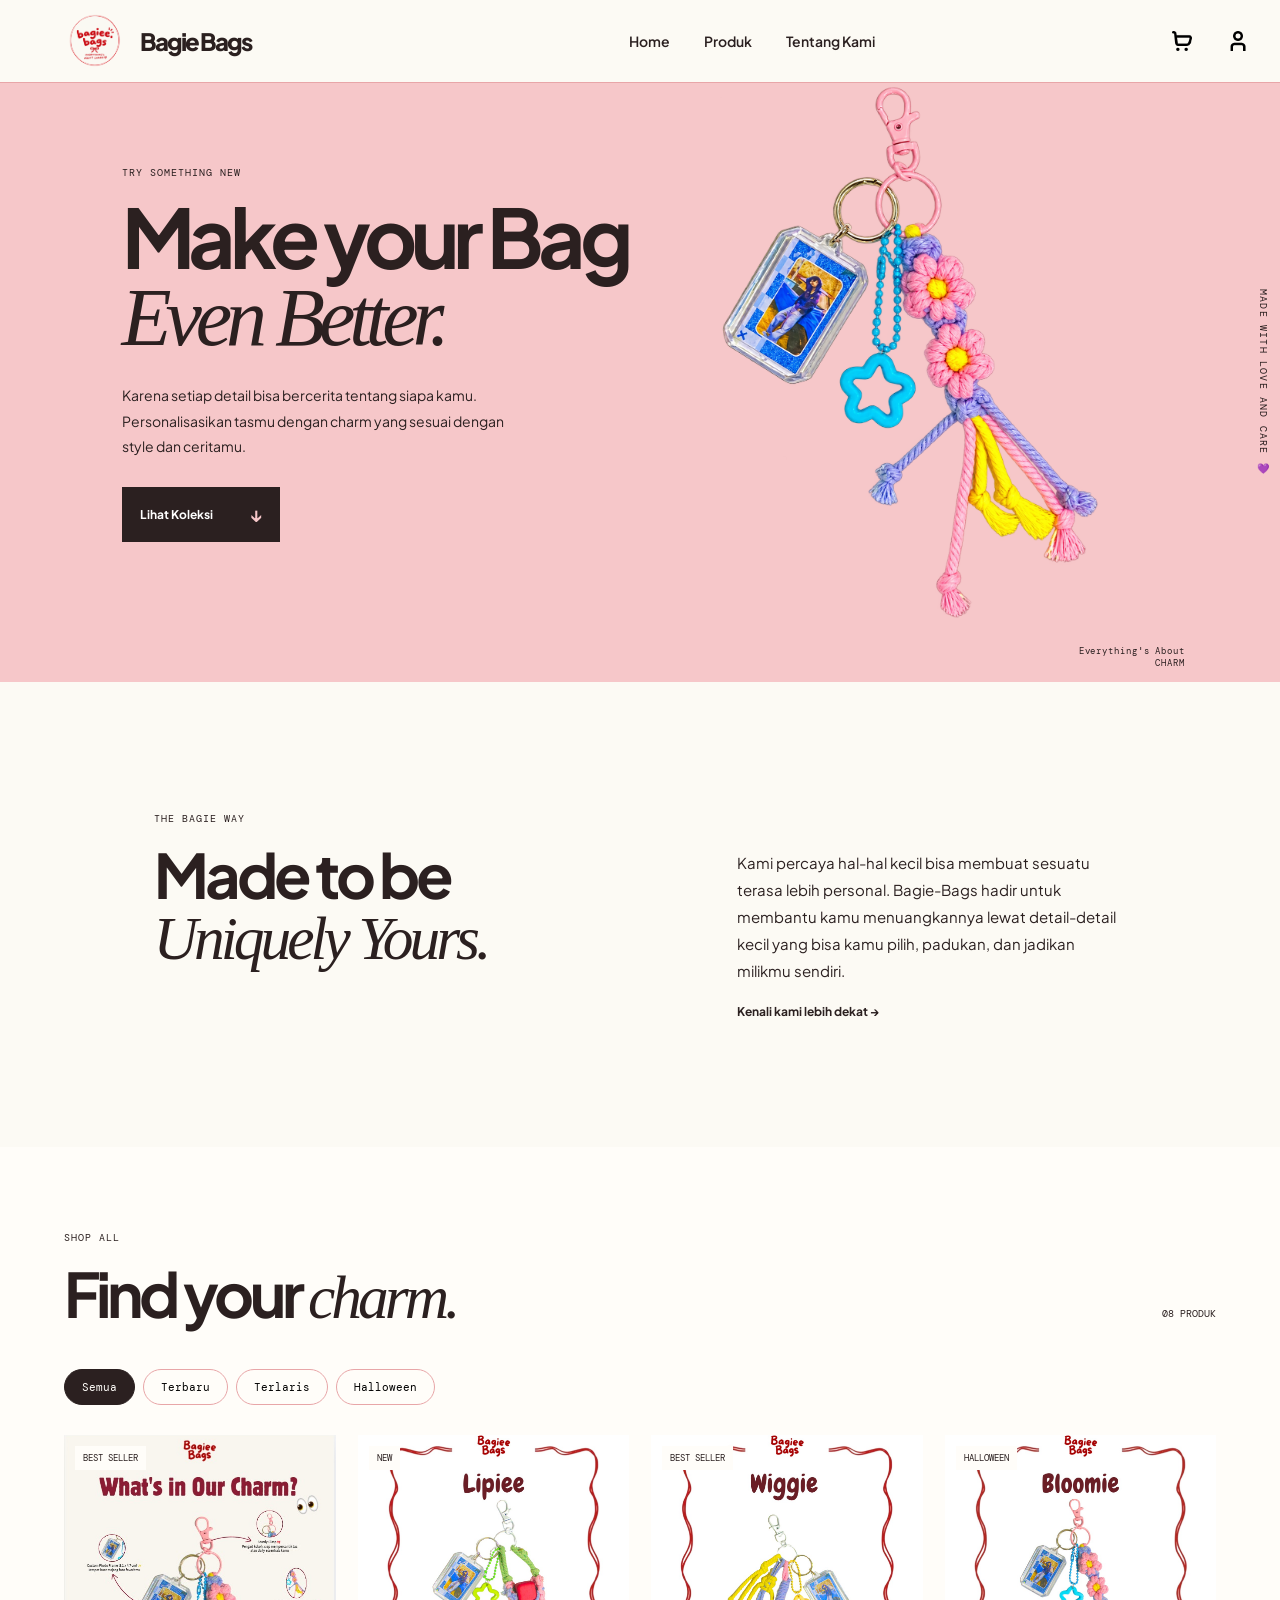
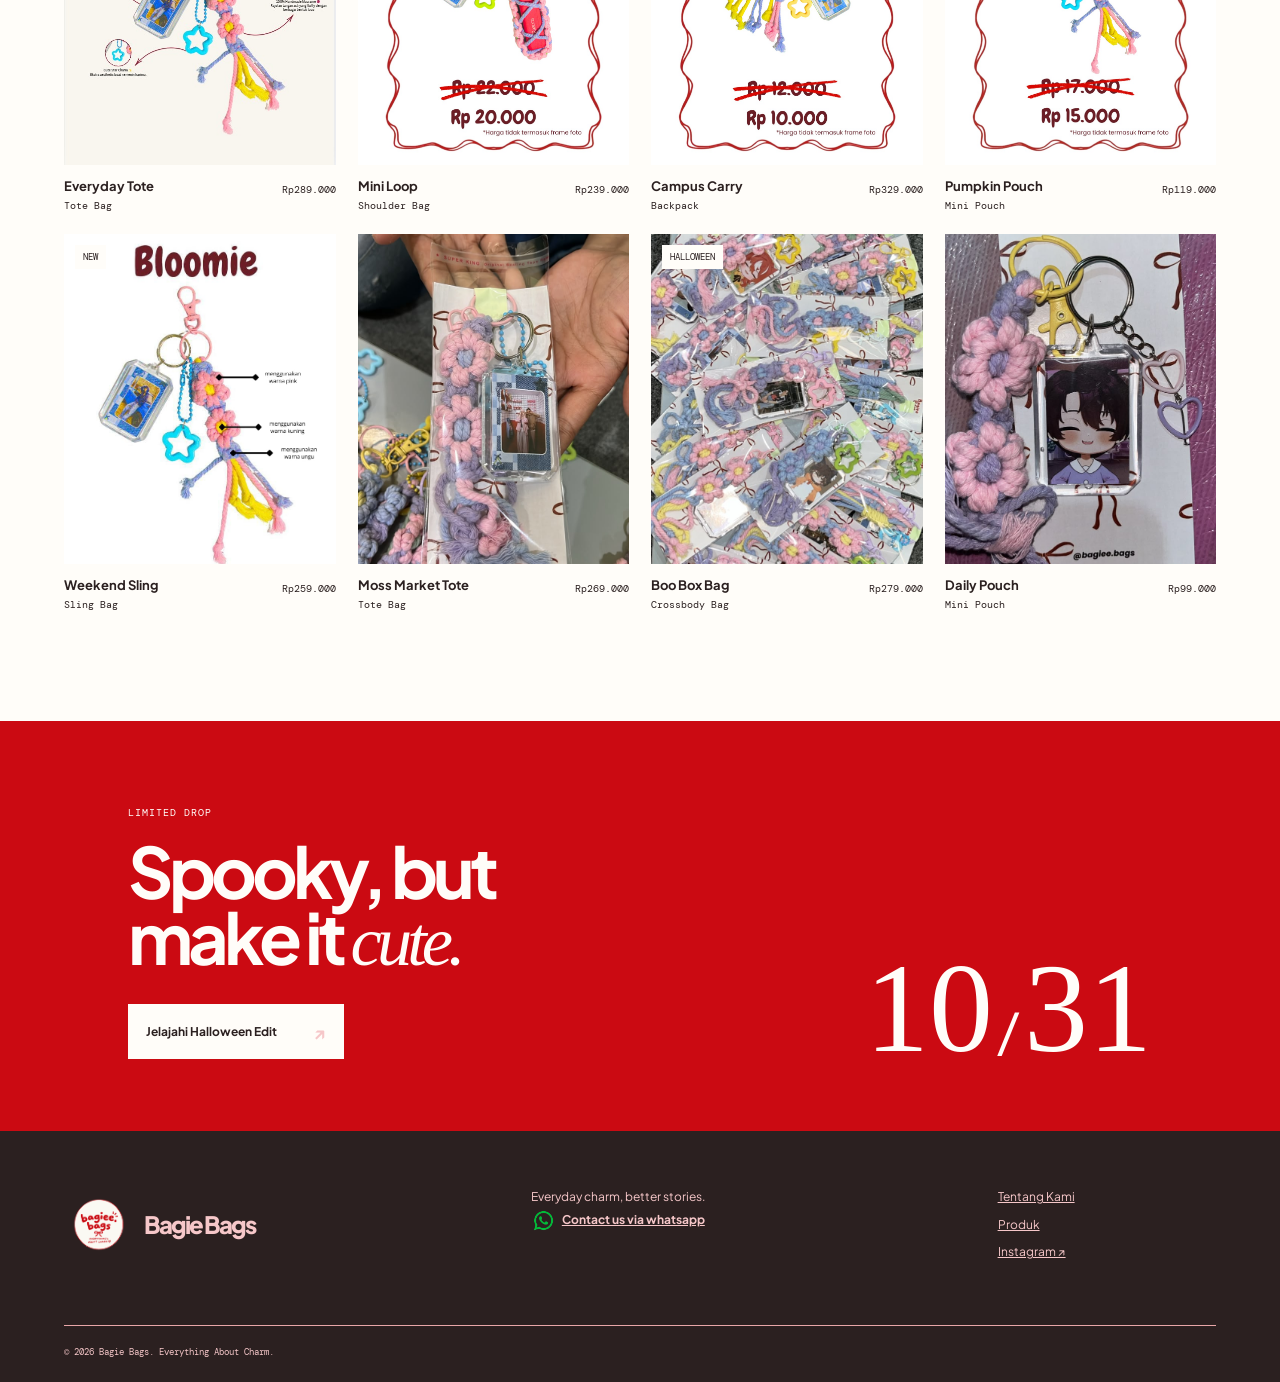
<file: index.html>
<!doctype html>
<html lang="id">
  <head>
    <meta charset="UTF-8" />
    <meta name="viewport" content="width=device-width, initial-scale=1.0" />
    <title>Bagiee Bags - Everything's About Charm</title>
    <link rel="preconnect" href="https://fonts.googleapis.com" />
    <link rel="preconnect" href="https://fonts.gstatic.com" crossorigin />
    <link
      href="https://fonts.googleapis.com/css2?family=DM+Mono:wght@400;500&family=Plus+Jakarta+Sans:wght@400;500;600;700;800&display=swap"
      rel="stylesheet"
    />
    <link rel="icon" href="./assets/logo/logo_rb_bagiee.bags.ico" />
    <link rel="stylesheet" href="./assets/css/style.css" />
  </head>

  <body>
    <!-- <div class="announcement">
      GRATIS ONGKIR UNTUK PEMBELIAN MIN. RP500.000 <span>✦</span> KIRIM KE
      SELURUH INDONESIA
    </div> -->

    <header class="header">
      <a class="logo" href="index.html">
        <img
          src="./assets/logo/logo_rb_bagiee.bags.png"
          alt="Bagiee Bags Logo"
        />
        <span>Bagie Bags</span>
      </a>
      <button class="menu-toggle" aria-label="Buka menu">☰</button>
      <nav class="nav">
        <a href="#hero">Home</a>
        <a href="products.html">Produk</a>
        <a href="AboutUs.html">Tentang Kami</a>
      </nav>
      <span class="icon-links">
        <a class="card-link" href="keranjang.html">
          <img src="./assets/icons/card.png" alt="Keranjang" />
          <span></span>
        </a>
        <a class="card-link" href="user.html">
          <img src="./assets/icons/user.png" alt="Akun" />
          <span></span>
        </a>
      </span>
    </header>

    <main>
      <section class="hero">
        <div class="hero-copy">
          <p class="eyebrow">TRY SOMETHING NEW</p>
          <h1>Make your Bag<br /><em>Even Better.</em></h1>
          <p class="hero-text">
            Karena setiap detail bisa bercerita tentang siapa kamu.
            Personalisasikan tasmu dengan charm yang sesuai dengan style dan
            ceritamu.
          </p>
          <a href="#koleksi" class="button">Lihat Koleksi <span>↓</span></a>
        </div>
        <div id="hero" class="hero-image">
          <div class="image-label">Everything's About<br />CHARM</div>
          <img
            src="./assets/images/bloomie.png"
            alt="Tas Bagie koleksi terbaru"
          />
        </div>
        <p class="vertical-text">MADE WITH LOVE AND CARE 💜</p>
      </section>

      <section class="intro" id="about">
        <p class="eyebrow">THE BAGIE WAY</p>
        <h2>Made to be<br /><em>Uniquely Yours.</em></h2>
        <p>
          Kami percaya hal-hal kecil bisa membuat sesuatu terasa lebih personal.
          Bagie-Bags hadir untuk membantu kamu menuangkannya lewat detail-detail
          kecil yang bisa kamu pilih, padukan, dan jadikan milikmu sendiri.
        </p>
        <a href="AboutUs.html" class="text-link"
          >Kenali kami lebih dekat <span>→</span></a
        >
      </section>

      <section class="collection" id="koleksi">
        <div class="section-head">
          <div>
            <p class="eyebrow">SHOP ALL</p>
            <h2>Find your <em>charm.</em></h2>
          </div>
          <p class="product-count">08 PRODUK</p>
        </div>
        <div class="filters" role="tablist">
          <button class="filter active" data-filter="all">Semua</button
          ><button class="filter" data-filter="new">Terbaru</button
          ><button class="filter" data-filter="best">Terlaris</button
          ><button class="filter" data-filter="seasonal">Halloween</button>
        </div>
        <div class="products" id="product-grid"></div>
      </section>

      <section class="banner">
        <div>
          <p class="eyebrow">LIMITED DROP</p>
          <h2>Spooky, but<br />make it <em>cute.</em></h2>
          <a class="button light" href="#koleksi"
            >Jelajahi Halloween Edit <span>↗</span></a
          >
        </div>
        <p class="banner-number">10<span>/</span>31</p>
      </section>
    </main>

    <footer>
      <a class="logo" href="index.html">
        <img
          src="./assets/logo/logo_rb_bagiee.bags.png"
          alt="Bagiee Bags Logo"
        />
        <span class="logo_footer">Bagie Bags</span>
      </a>
      <div>
        <p>Everyday charm, better stories.</p>
        <a
          class="footer-wa-link"
          href="https://wa.me/62895638921313"
          target="_blank"
        >
          <img
            class="footer-wa-icon"
            src="./assets/icons/whatsapp.png"
            alt="Whatsapp"
          />Contact us via whatsapp
        </a>
      </div>
      <div class="footer-links">
        <a href="AboutUs.html">Tentang Kami</a><a href="products.html">Produk</a
        ><a href="https://www.instagram.com/bagiee.bags" target="_blank"
          >Instagram ↗</a
        >
      </div>
      <p class="copyright">© 2026 Bagie Bags. Everything About Charm.</p>
    </footer>
    <script src="./assets/js/script.js"></script>
  </body>
</html>
</file>
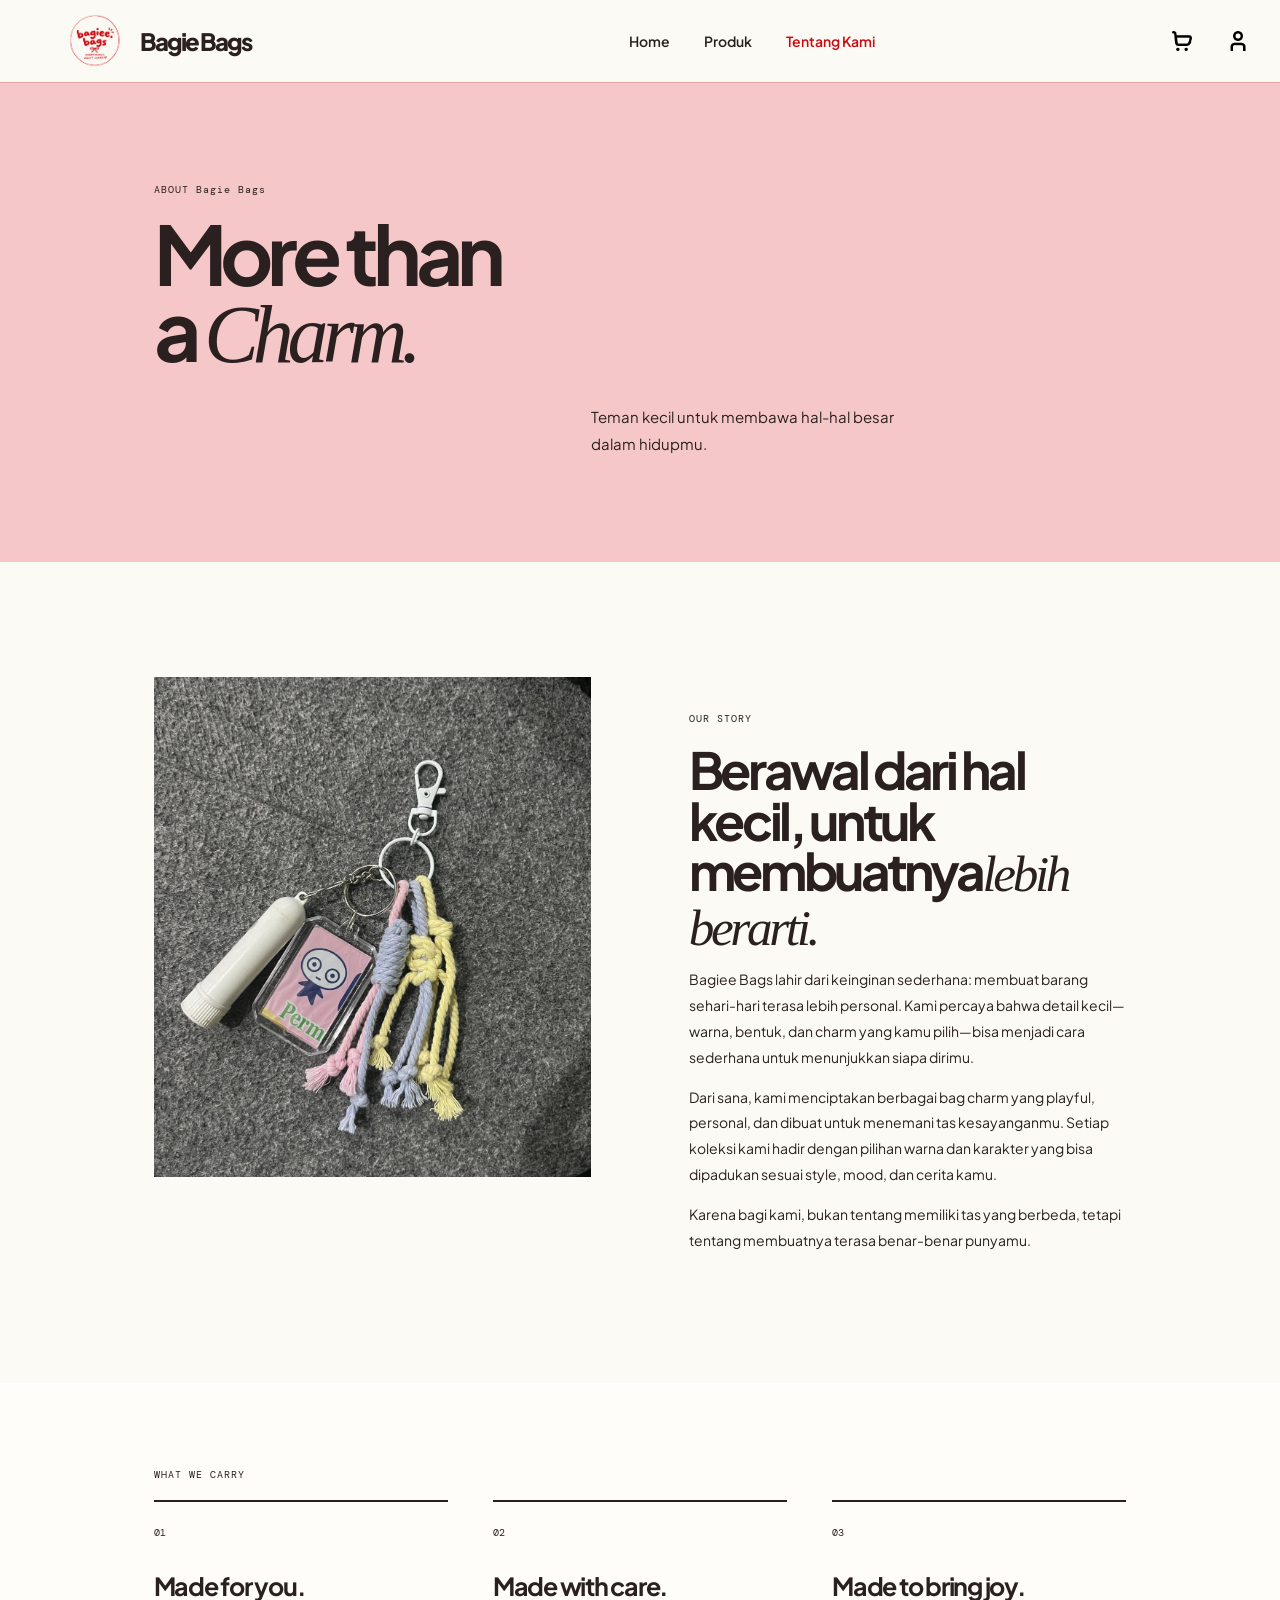
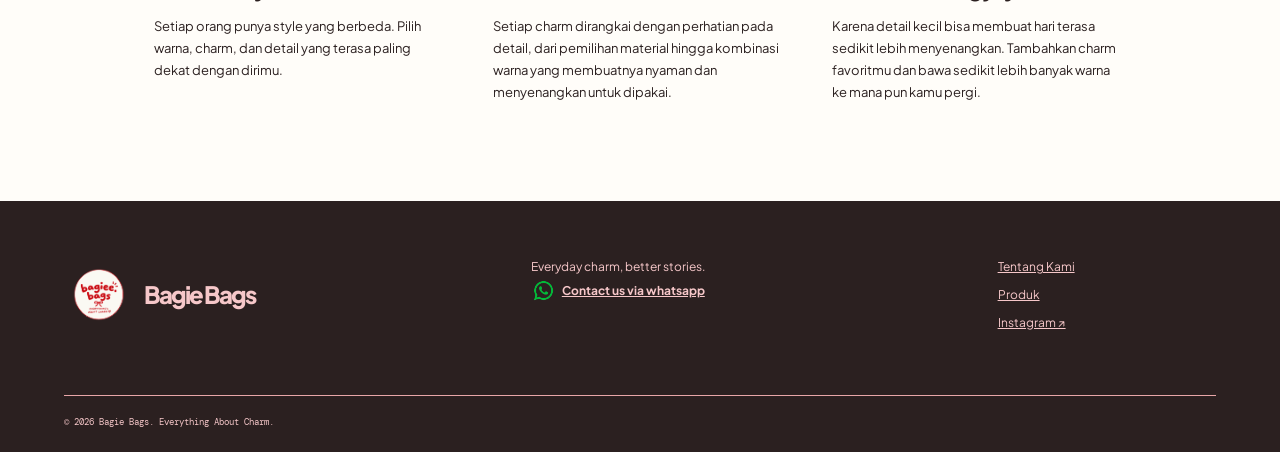
<file: AboutUs.html>
<!doctype html>
<html lang="id">
  <head>
    <meta charset="UTF-8" />
    <meta name="viewport" content="width=device-width, initial-scale=1.0" />
    <title>Tentang - Bagiee Bags</title>
    <link rel="icon" href="./assets/logo/logo_rb_bagiee.bags.ico" />
    <link rel="preconnect" href="https://fonts.googleapis.com" />
    <link rel="preconnect" href="https://fonts.gstatic.com" crossorigin />
    <link
      href="https://fonts.googleapis.com/css2?family=DM+Mono:wght@400;500&family=Plus+Jakarta+Sans:wght@400;500;600;700;800&display=swap"
      rel="stylesheet"
    />
    <link rel="stylesheet" href="./assets/css/style.css" />
  </head>
  <body>
    <!-- <div class="announcement">
      GRATIS ONGKIR UNTUK PEMBELIAN MIN. RP500.000 <span>✦</span> KIRIM KE
      SELURUH INDONESIA
    </div> -->
    <header class="header">
      <a class="logo" href="index.html"
        ><img
          src="./assets/logo/logo_rb_bagiee.bags.png"
          alt="Bagiee Bags Logo"
        /><span>Bagie Bags</span></a
      >
      <button class="menu-toggle" aria-label="Buka menu">☰</button>
      <nav class="nav">
        <a href="index.html">Home</a><a href="products.html">Produk</a
        ><a class="selected" href="AboutUs.html">Tentang Kami</a>
      </nav>
      <span class="icon-links">
        <a class="card-link" href="keranjang.html"
          ><img src="./assets/icons/card.png" alt="Keranjang" /><span></span
        ></a>
        <a class="card-link" href="user.html"
          ><img src="./assets/icons/user.png" alt="Akun" /><span></span></a
      ></span>
    </header>
    <main class="profile">
      <section class="profile-hero">
        <p class="eyebrow">ABOUT Bagie Bags</p>
        <h1>More than<br />a <em>Charm.</em></h1>
        <p>Teman kecil untuk membawa hal-hal besar dalam hidupmu.</p>
      </section>
      <section class="story">
        <img src="./assets/images/tim_bagiee.jpeg" alt="Tim Bagie" />
        <div>
          <p class="eyebrow">OUR STORY</p>
          <h2>
            Berawal dari hal kecil, untuk membuatnya<em>lebih berarti.</em>
          </h2>
          <p>
            Bagiee Bags lahir dari keinginan sederhana: membuat barang
            sehari-hari terasa lebih personal. Kami percaya bahwa detail
            kecil—warna, bentuk, dan charm yang kamu pilih—bisa menjadi cara
            sederhana untuk menunjukkan siapa dirimu.
          </p>
          <p>
            Dari sana, kami menciptakan berbagai bag charm yang playful,
            personal, dan dibuat untuk menemani tas kesayanganmu. Setiap koleksi
            kami hadir dengan pilihan warna dan karakter yang bisa dipadukan
            sesuai style, mood, dan cerita kamu.
          </p>
          <p>
            Karena bagi kami, bukan tentang memiliki tas yang berbeda, tetapi
            tentang membuatnya terasa benar-benar punyamu.
          </p>
        </div>
      </section>
      <section class="values">
        <p class="eyebrow">WHAT WE CARRY</p>
        <div>
          <article>
            <span>01</span>
            <h3>Made for you.</h3>
            <p>
              Setiap orang punya style yang berbeda. Pilih warna, charm, dan
              detail yang terasa paling dekat dengan dirimu.
            </p>
          </article>
          <article>
            <span>02</span>
            <h3>Made with care.</h3>
            <p>
              Setiap charm dirangkai dengan perhatian pada detail, dari
              pemilihan material hingga kombinasi warna yang membuatnya nyaman
              dan menyenangkan untuk dipakai.
            </p>
          </article>
          <article>
            <span>03</span>
            <h3>Made to bring joy.</h3>
            <p>
              Karena detail kecil bisa membuat hari terasa sedikit lebih
              menyenangkan. Tambahkan charm favoritmu dan bawa sedikit lebih
              banyak warna ke mana pun kamu pergi.
            </p>
          </article>
        </div>
      </section>
    </main>
    <footer>
      <a class="logo" href="index.html"
        ><img
          src="./assets/logo/logo_rb_bagiee.bags.png"
          alt="Bagiee Bags Logo"
        /><span class="logo_footer">Bagie Bags</span></a
      >
      <div>
        <p>Everyday charm, better stories.</p>
        <a
          class="footer-wa-link"
          href="https://wa.me/62895638921313"
          target="_blank"
          ><img
            class="footer-wa-icon"
            src="./assets/icons/whatsapp.png"
            alt="Whatsapp"
          />Contact us via whatsapp</a
        >
      </div>
      <div class="footer-links">
        <a href="AboutUs.html">Tentang Kami</a><a href="products.html">Produk</a
        ><a href="https://www.instagram.com/bagiee.bags" target="_blank"
          >Instagram ↗</a
        >
      </div>
      <p class="copyright">© 2026 Bagie Bags. Everything About Charm.</p>
    </footer>
    <script src="./assets/js/script.js"></script>
  </body>
</html>
</file>
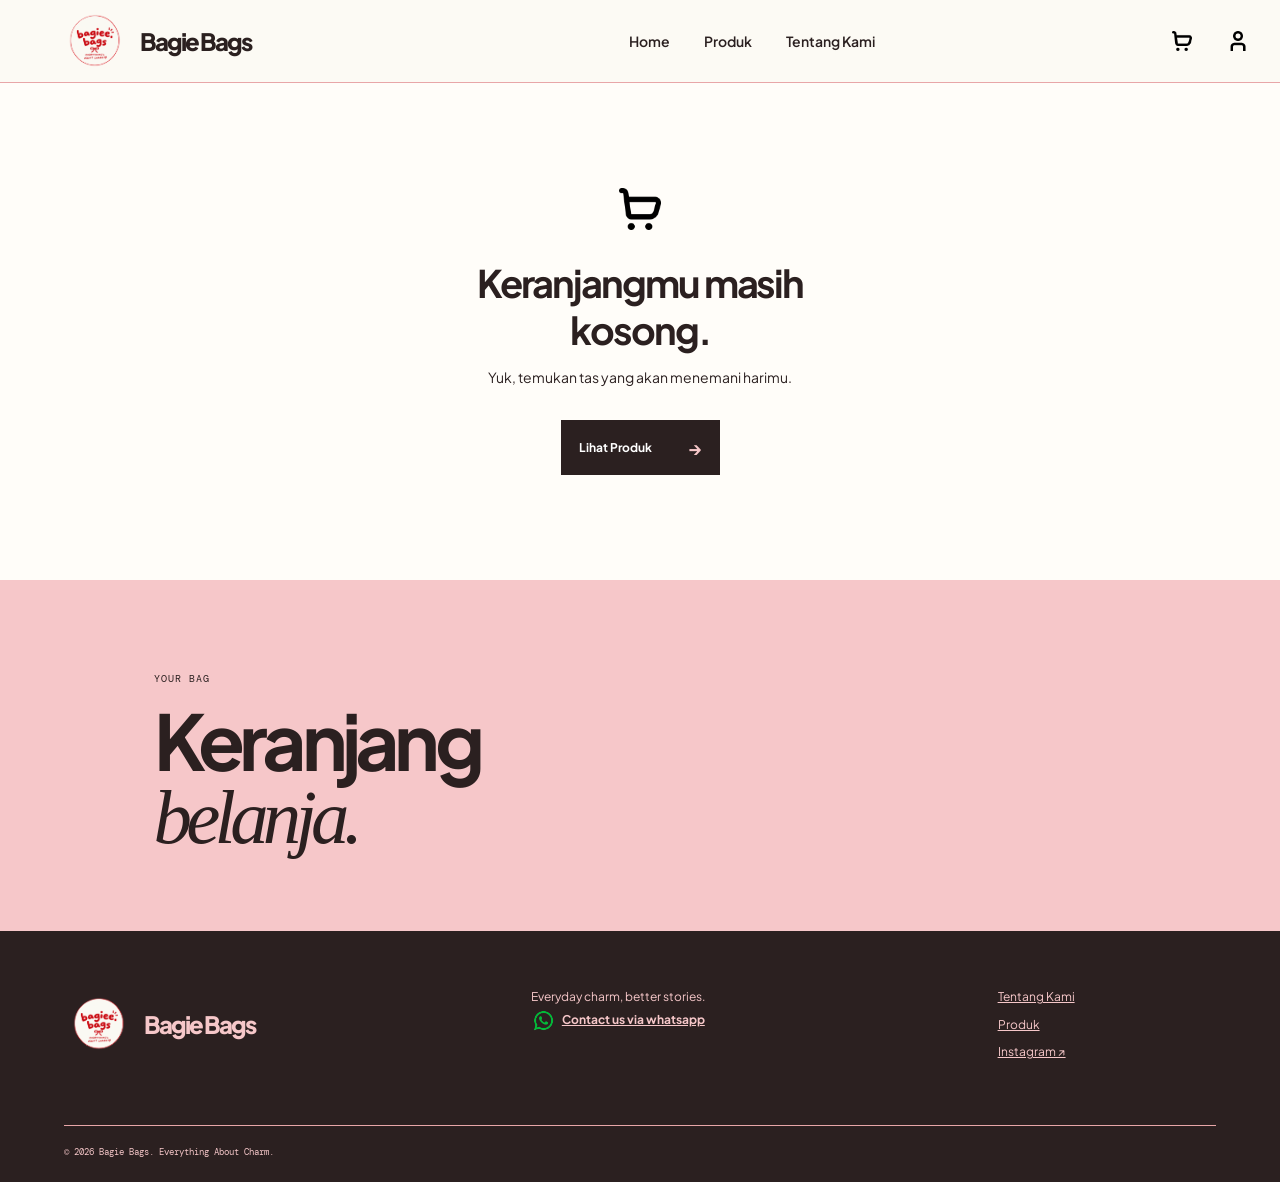
<file: keranjang.html>
<!doctype html>
<html lang="id">
  <head>
    <meta charset="UTF-8" />
    <meta name="viewport" content="width=device-width, initial-scale=1.0" />
    <title>Keranjang — Bagiee Bags</title>
    <link rel="icon" href="./assets/logo/logo_rb_bagiee.bags.ico" />
    <link rel="preconnect" href="https://fonts.googleapis.com" />
    <link rel="preconnect" href="https://fonts.gstatic.com" crossorigin />
    <link
      href="https://fonts.googleapis.com/css2?family=DM+Mono:wght@400;500&family=Plus+Jakarta+Sans:wght@400;500;600;700;800&display=swap"
      rel="stylesheet"
    />
    <link rel="stylesheet" href="./assets/css/style.css" />
  </head>
  <body>
    <header class="header">
      <a class="logo" href="index.html"
        ><img
          src="./assets/logo/logo_rb_bagiee.bags.png"
          alt="Bagiee Bags Logo"
        /><span>Bagie Bags</span></a
      ><button class="menu-toggle" aria-label="Buka menu">☰</button>
      <nav class="nav">
        <a href="index.html">Home</a><a href="products.html">Produk</a
        ><a href="AboutUs.html">Tentang Kami</a>
      </nav>
      <span class="icon-links"
        ><a class="card-link active-icon" href="keranjang.html"
          ><img src="./assets/icons/card.png" alt="Keranjang" /><span></span></a
        ><a class="card-link" href="user.html"
          ><img src="./assets/icons/user.png" alt="Akun" /><span></span></a
      ></span>
    </header>
    <main class="utility-page">
      <section class="empty-state">
        <img src="./assets/icons/card.png" alt="" />
        <h2>Keranjangmu masih kosong.</h2>
        <p>Yuk, temukan tas yang akan menemani harimu.</p>
        <a class="button" href="products.html">Lihat Produk <span>→</span></a>
      </section>
      <div class="utility-heading">
        <p class="eyebrow">YOUR BAG</p>
        <h1>Keranjang<br /><em>belanja.</em></h1>
      </div>
    </main>
    <footer>
      <a class="logo" href="index.html"
        ><img
          src="./assets/logo/logo_rb_bagiee.bags.png"
          alt="Bagiee Bags Logo"
        /><span class="logo_footer">Bagie Bags</span></a
      >
      <div>
        <p>Everyday charm, better stories.</p>
        <a
          class="footer-wa-link"
          href="https://wa.me/62895638921313"
          target="_blank"
          ><img
            class="footer-wa-icon"
            src="./assets/icons/whatsapp.png"
            alt="Whatsapp"
          />Contact us via whatsapp</a
        >
      </div>
      <div class="footer-links">
        <a href="AboutUs.html">Tentang Kami</a><a href="products.html">Produk</a
        ><a href="https://www.instagram.com/bagiee.bags" target="_blank"
          >Instagram ↗</a
        >
      </div>
      <p class="copyright">© 2026 Bagie Bags. Everything About Charm.</p>
    </footer>
    <script src="./assets/js/script.js"></script>
  </body>
</html>
</file>
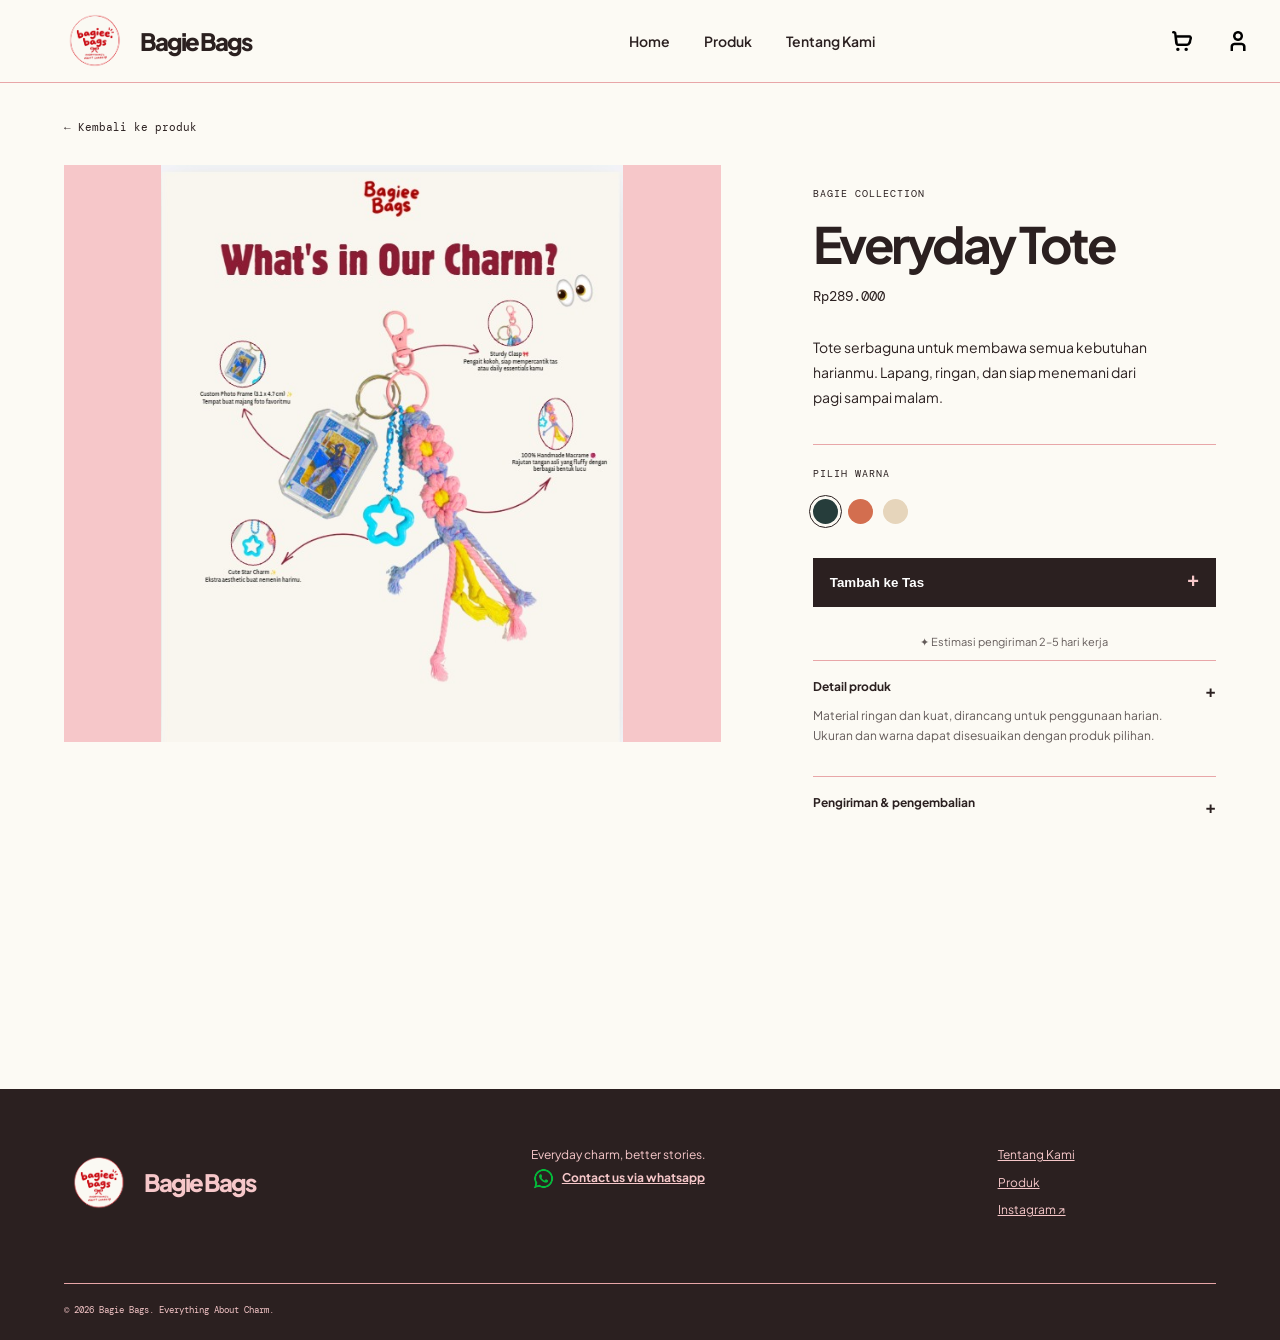
<file: product-detail.html>
<!doctype html>
<html lang="id">
  <head>
    <meta charset="UTF-8" />
    <meta name="viewport" content="width=device-width, initial-scale=1.0" />
    <title>Produk — BAGIE</title>
    <link rel="icon" href="./assets/logo/logo_rb_bagiee.bags.ico" />
    <link rel="preconnect" href="https://fonts.googleapis.com" />
    <link rel="preconnect" href="https://fonts.gstatic.com" crossorigin />
    <link
      href="https://fonts.googleapis.com/css2?family=DM+Mono:wght@400;500&family=Plus+Jakarta+Sans:wght@400;500;600;700;800&display=swap"
      rel="stylesheet"
    />
    <link rel="stylesheet" href="./assets/css/style.css" />
  </head>
  <body>
    <!-- <div class="announcement">
      GRATIS ONGKIR UNTUK PEMBELIAN MIN. RP500.000 <span>✦</span> KIRIM KE
      SELURUH INDONESIA
    </div> -->
    <header class="header">
      <a class="logo" href="index.html"
        ><img
          src="./assets/logo/logo_rb_bagiee.bags.png"
          alt="Bagiee Bags Logo"
        /><span>Bagie Bags</span></a
      >
      <button class="menu-toggle" aria-label="Buka menu">☰</button>
      <nav class="nav">
        <a href="index.html">Home</a><a href="products.html">Produk</a
        ><a href="AboutUs.html">Tentang Kami</a>
      </nav>
      <span class="icon-links"
        ><a class="card-link" href="keranjang.html"
          ><img src="./assets/icons/card.png" alt="Keranjang" /><span></span></a
        ><a class="card-link" href="user.html"
          ><img src="./assets/icons/user.png" alt="Akun" /><span></span></a
      ></span>
    </header>
    <main class="detail">
      <a class="back-link" href="products.html">← Kembali ke produk</a>
      <section class="detail-layout">
        <div class="detail-image">
          <img id="detail-image" src="" alt="Produk BAGIE" />
        </div>
        <div class="detail-info">
          <p class="eyebrow" id="detail-tag">BAGIE COLLECTION</p>
          <h1 id="detail-name">Everyday Tote</h1>
          <p class="price" id="detail-price">Rp289.000</p>
          <p class="description" id="detail-description"></p>
          <div class="colour">
            <p class="eyebrow">PILIH WARNA</p>
            <div class="swatches">
              <button
                class="swatch active"
                style="background: #263d3b"
                aria-label="Hijau tua"
              ></button
              ><button
                class="swatch"
                style="background: #d36e4f"
                aria-label="Oranye"
              ></button
              ><button
                class="swatch"
                style="background: #e6d5bb"
                aria-label="Krem"
              ></button>
            </div>
          </div>
          <button class="add-button">Tambah ke Tas <span>+</span></button>
          <p class="shipping">✦ Estimasi pengiriman 2–5 hari kerja</p>
          <details open>
            <summary>Detail produk <span>+</span></summary>
            <p>
              Material ringan dan kuat, dirancang untuk penggunaan harian.
              Ukuran dan warna dapat disesuaikan dengan produk pilihan.
            </p>
          </details>
          <details>
            <summary>Pengiriman & pengembalian <span>+</span></summary>
            <p>
              Pesanan diproses setiap hari kerja. Hubungi kami untuk bantuan
              pengembalian produk.
            </p>
          </details>
        </div>
      </section>
    </main>
    <footer>
      <a class="logo" href="index.html"
        ><img
          src="./assets/logo/logo_rb_bagiee.bags.png"
          alt="Bagiee Bags Logo"
        /><span class="logo_footer">Bagie Bags</span></a
      >
      <div>
        <p>Everyday charm, better stories.</p>
        <a
          class="footer-wa-link"
          href="https://wa.me/62895638921313"
          target="_blank"
          ><img
            class="footer-wa-icon"
            src="./assets/icons/whatsapp.png"
            alt="Whatsapp"
          />Contact us via whatsapp</a
        >
      </div>
      <div class="footer-links">
        <a href="AboutUs.html">Tentang Kami</a><a href="products.html">Produk</a
        ><a href="https://www.instagram.com/bagiee.bags" target="_blank"
          >Instagram ↗</a
        >
      </div>
      <p class="copyright">© 2026 Bagie Bags. Everything About Charm.</p>
    </footer>
    <script src="./assets/js/script.js"></script>
  </body>
</html>
</file>
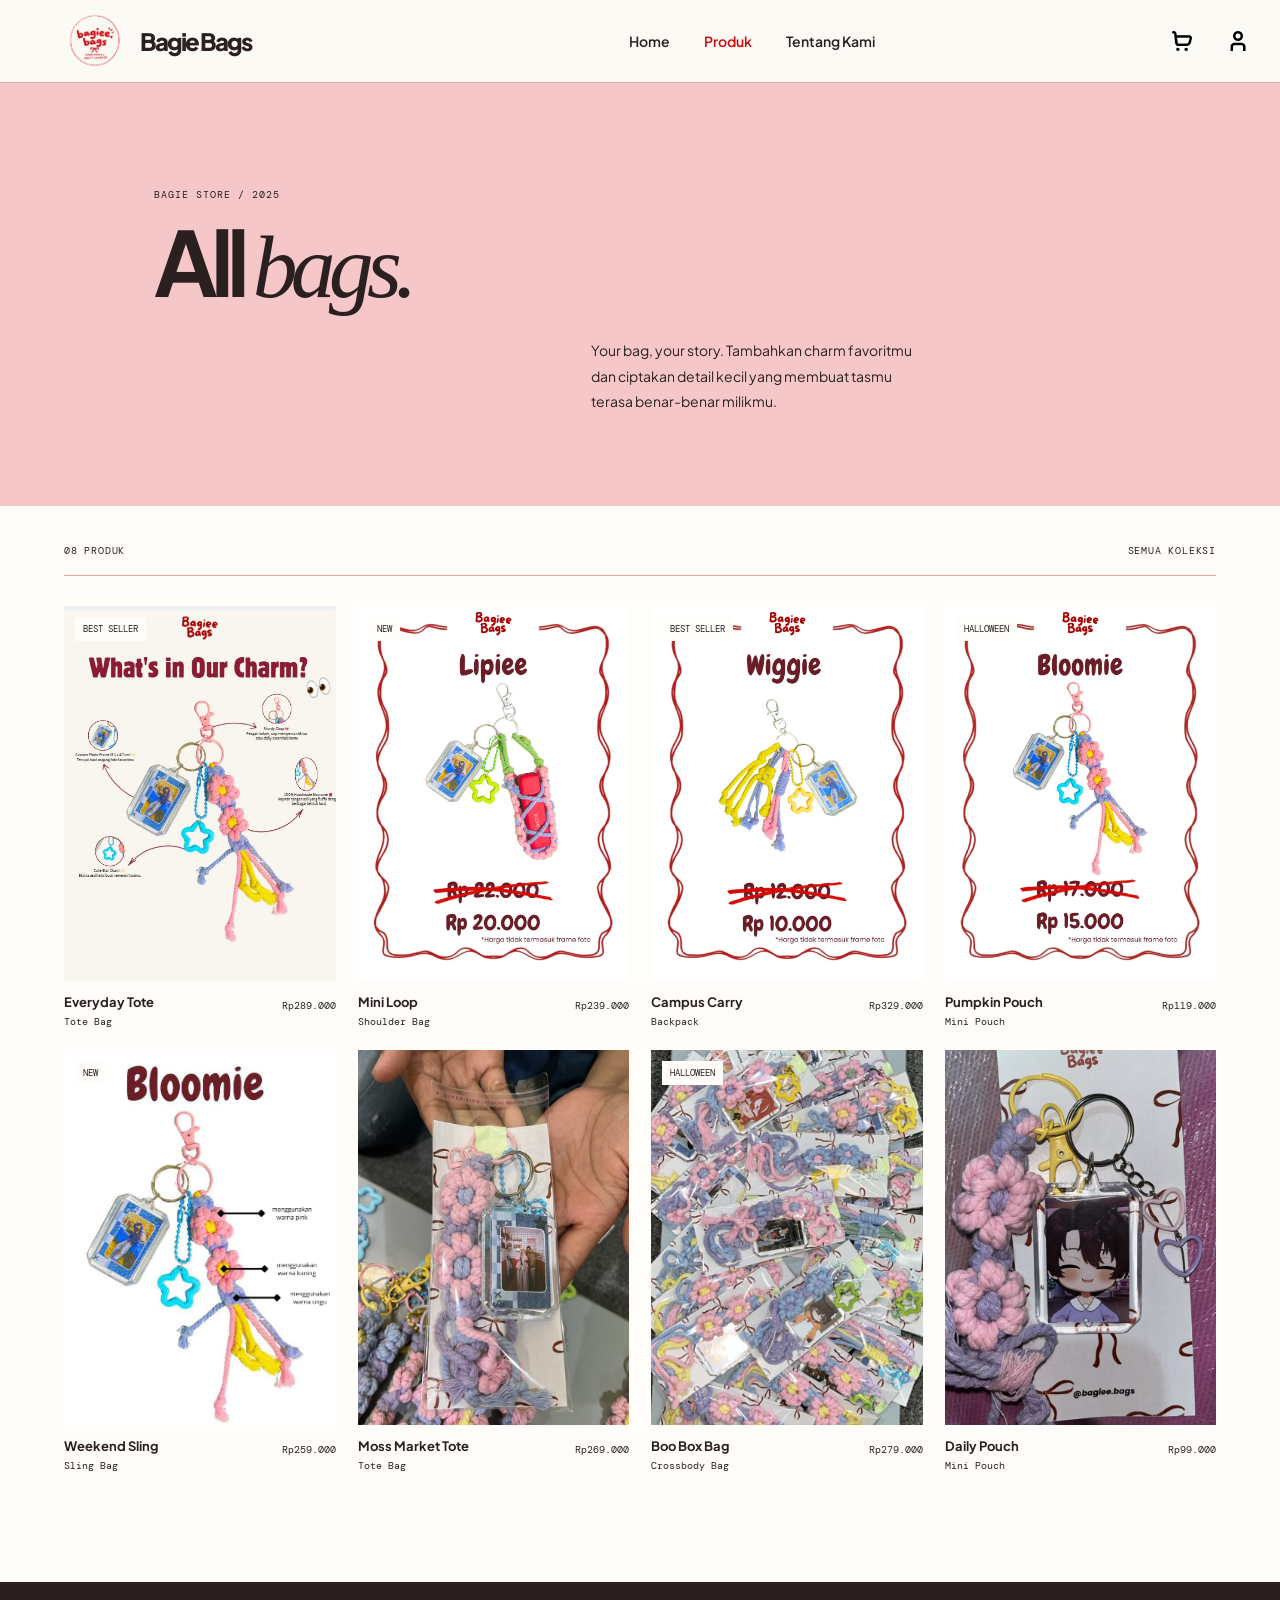
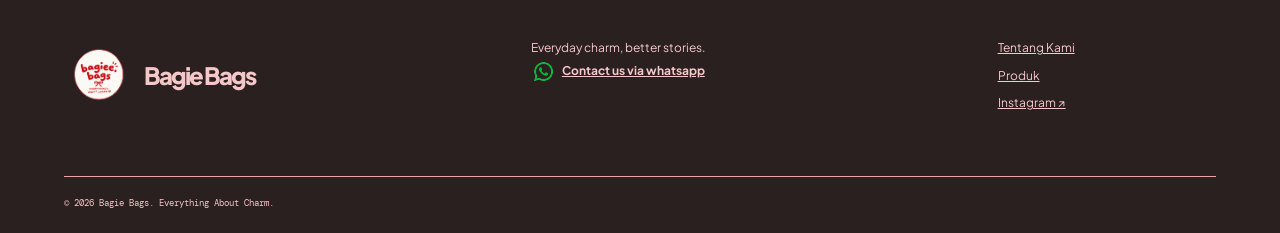
<file: products.html>
<!doctype html>
<html lang="id">
  <head>
    <meta charset="UTF-8" />
    <meta name="viewport" content="width=device-width, initial-scale=1.0" />
    <title>Produk — Bagiee Bags</title>
    <link rel="icon" href="./assets/logo/logo_rb_bagiee.bags.ico" />
    <link rel="preconnect" href="https://fonts.googleapis.com" />
    <link rel="preconnect" href="https://fonts.gstatic.com" crossorigin />
    <link
      href="https://fonts.googleapis.com/css2?family=DM+Mono:wght@400;500&family=Plus+Jakarta+Sans:wght@400;500;600;700;800&display=swap"
      rel="stylesheet"
    />
    <link rel="stylesheet" href="./assets/css/style.css" />
  </head>
  <body>
    <!-- <div class="announcement">
      GRATIS ONGKIR UNTUK PEMBELIAN MIN. RP500.000 <span>✦</span> KIRIM KE
      SELURUH INDONESIA
    </div> -->
    <header class="header">
      <a class="logo" href="index.html"
        ><img
          src="./assets/logo/logo_rb_bagiee.bags.png"
          alt="Bagiee Bags Logo"
        /><span>Bagie Bags</span></a
      >
      <button class="menu-toggle" aria-label="Buka menu">☰</button>
      <nav class="nav">
        <a href="index.html">Home</a
        ><a class="selected" href="products.html">Produk</a
        ><a href="AboutUs.html">Tentang Kami</a>
      </nav>
      <span class="icon-links"
        ><a class="card-link" href="keranjang.html"
          ><img src="./assets/icons/card.png" alt="Keranjang" /><span></span></a
        ><a class="card-link" href="user.html"
          ><img src="./assets/icons/user.png" alt="Akun" /><span></span></a
      ></span>
    </header>
    <main class="catalogue" id="all-products">
      <div class="catalogue-intro">
        <p class="eyebrow">BAGIE STORE / 2025</p>
        <h1>All <em>bags.</em></h1>
        <p>
          Your bag, your story. Tambahkan charm favoritmu dan ciptakan detail
          kecil yang membuat tasmu terasa benar-benar milikmu.
        </p>
      </div>
      <section class="catalogue-list">
        <div class="catalogue-bar">
          <p id="catalogue-count">08 PRODUK</p>
          <p>SEMUA KOLEKSI</p>
        </div>
        <div class="products catalogue-grid" id="catalogue-grid"></div>
      </section>
    </main>
    <footer>
      <a class="logo" href="index.html"
        ><img
          src="./assets/logo/logo_rb_bagiee.bags.png"
          alt="Bagiee Bags Logo"
        /><span class="logo_footer">Bagie Bags</span></a
      >
      <div>
        <p>Everyday charm, better stories.</p>
        <a
          class="footer-wa-link"
          href="https://wa.me/62895638921313"
          target="_blank"
          ><img
            class="footer-wa-icon"
            src="./assets/icons/whatsapp.png"
            alt="Whatsapp"
          />Contact us via whatsapp</a
        >
      </div>
      <div class="footer-links">
        <a href="AboutUs.html">Tentang Kami</a><a href="products.html">Produk</a
        ><a href="https://www.instagram.com/bagiee.bags" target="_blank"
          >Instagram ↗</a
        >
      </div>
      <p class="copyright">© 2026 Bagie Bags. Everything About Charm.</p>
    </footer>
    <script src="./assets/js/script.js"></script>
  </body>
</html>
</file>
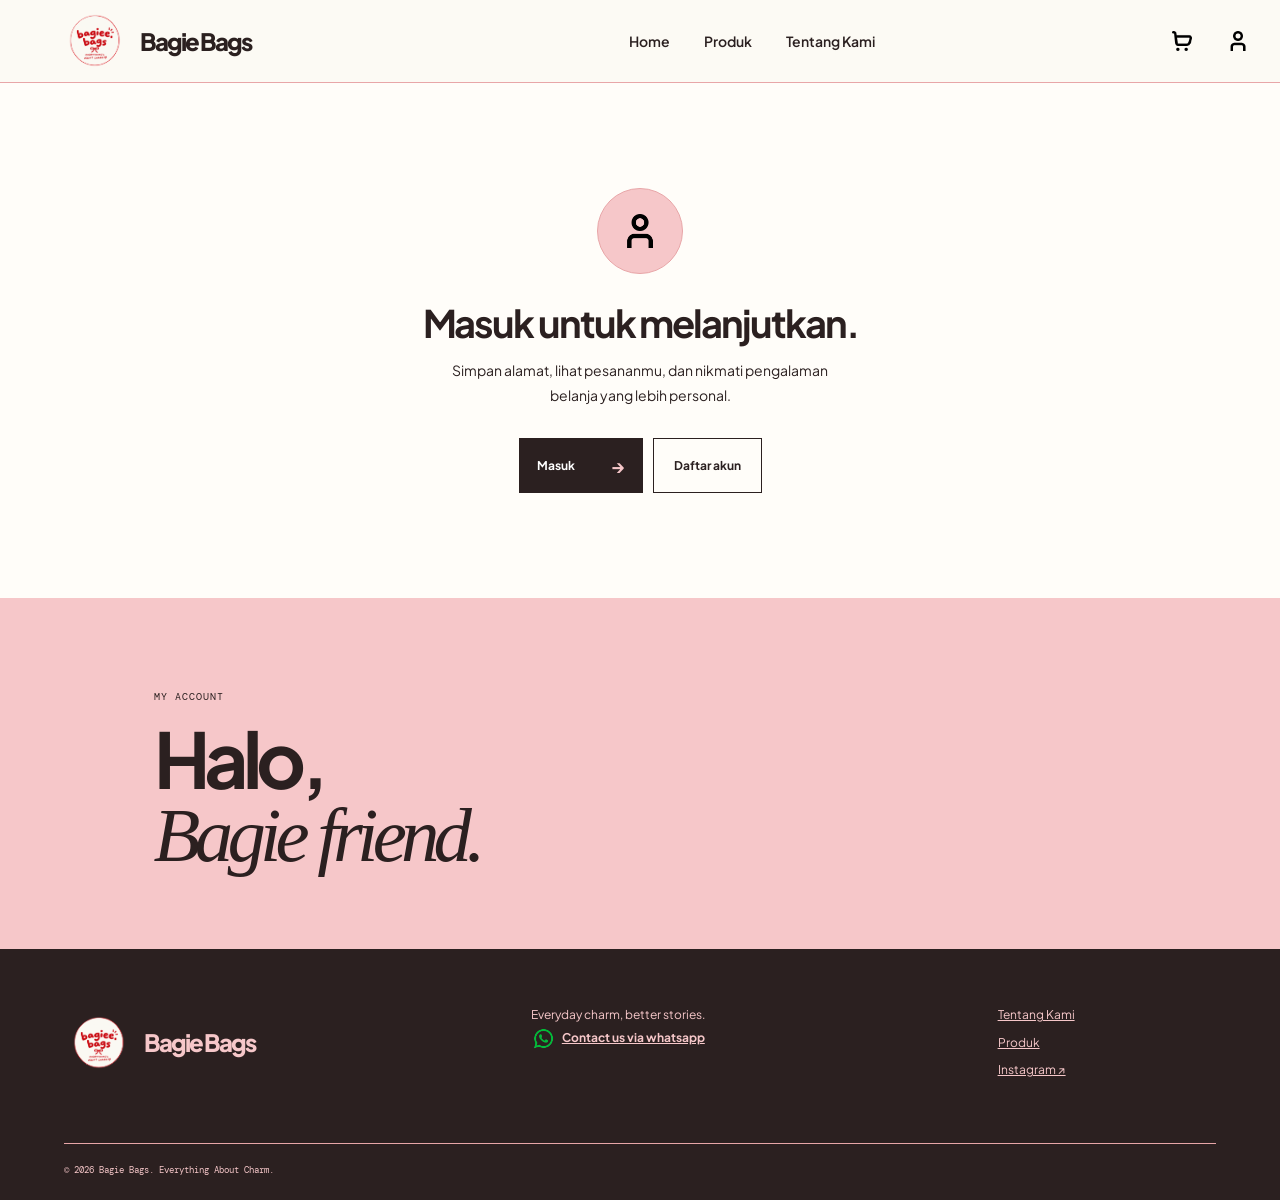
<file: user.html>
<!doctype html>
<html lang="id">
  <head>
    <meta charset="UTF-8" />
    <meta name="viewport" content="width=device-width, initial-scale=1.0" />
    <title>Akun Saya — Bagiee Bags</title>
    <link rel="icon" href="./assets/logo/logo_rb_bagiee.bags.ico" />
    <link rel="preconnect" href="https://fonts.googleapis.com" />
    <link rel="preconnect" href="https://fonts.gstatic.com" crossorigin />
    <link
      href="https://fonts.googleapis.com/css2?family=DM+Mono:wght@400;500&family=Plus+Jakarta+Sans:wght@400;500;600;700;800&display=swap"
      rel="stylesheet"
    />
    <link rel="stylesheet" href="./assets/css/style.css" />
  </head>
  <body>
    <header class="header">
      <a class="logo" href="index.html"
        ><img
          src="./assets/logo/logo_rb_bagiee.bags.png"
          alt="Bagiee Bags Logo"
        /><span>Bagie Bags</span></a
      ><button class="menu-toggle" aria-label="Buka menu">☰</button>
      <nav class="nav">
        <a href="index.html">Home</a><a href="products.html">Produk</a
        ><a href="AboutUs.html">Tentang Kami</a>
      </nav>
      <span class="icon-links"
        ><a class="card-link" href="keranjang.html"
          ><img src="./assets/icons/card.png" alt="Keranjang" /><span></span></a
        ><a class="card-link active-icon" href="user.html"
          ><img src="./assets/icons/user.png" alt="Akun" /><span></span></a
      ></span>
    </header>
    <main class="utility-page">
      <section class="account-placeholder">
        <div class="account-icon">
          <img src="./assets/icons/user.png" alt="" />
        </div>
        <h2>Masuk untuk melanjutkan.</h2>
        <p>
          Simpan alamat, lihat pesananmu, dan nikmati pengalaman belanja yang
          lebih personal.
        </p>
        <div class="account-actions">
          <a class="button" href="#">Masuk <span>→</span></a
          ><a class="outline-button" href="#">Daftar akun</a>
        </div>
      </section>
      <div class="utility-heading">
        <p class="eyebrow">MY ACCOUNT</p>
        <h1>Halo,<br /><em>Bagie friend.</em></h1>
      </div>
    </main>
    <footer>
      <a class="logo" href="index.html"
        ><img
          src="./assets/logo/logo_rb_bagiee.bags.png"
          alt="Bagiee Bags Logo"
        /><span class="logo_footer">Bagie Bags</span></a
      >
      <div>
        <p>Everyday charm, better stories.</p>
        <a
          class="footer-wa-link"
          href="https://wa.me/62895638921313"
          target="_blank"
          ><img
            class="footer-wa-icon"
            src="./assets/icons/whatsapp.png"
            alt="Whatsapp"
          />Contact us via whatsapp</a
        >
      </div>
      <div class="footer-links">
        <a href="AboutUs.html">Tentang Kami</a><a href="products.html">Produk</a
        ><a href="https://www.instagram.com/bagiee.bags" target="_blank"
          >Instagram ↗</a
        >
      </div>
      <p class="copyright">© 2026 Bagie Bags. Everything About Charm.</p>
    </footer>
    <script src="./assets/js/script.js"></script>
  </body>
</html>
</file>
<file: assets/css/style.css>
:root {
  --ink: #2b2020;
  --cream: #fcfaf4;
  --orange: #cb0a12;
  --lime: #f6c7c9;
  --line: #e8a6a8;
  --surface: #fffdf9;
  --mono: "DM Mono", monospace;
}

/* Dummy pages: cart and account */
.utility-page {
  min-height: calc(100vh - 83px);
  background: var(--surface);
}

.utility-heading {
  padding: 92px 12% 78px;
  background: var(--lime);
}

.utility-heading h1 {
  margin: 0;
  font-size: clamp(50px, 6vw, 82px);
  line-height: 0.93;
  letter-spacing: -0.075em;
}

.utility-heading h1 em {
  font-family: Georgia, serif;
  font-weight: 400;
}

.empty-state,
.account-placeholder {
  max-width: 640px;
  margin: 0 auto;
  padding: 105px 8%;
  text-align: center;
}

.empty-state > img,
.account-icon img {
  width: 42px;
  height: 42px;
  object-fit: contain;
}

.empty-state h2,
.account-placeholder h2 {
  margin: 25px 0 12px;
  font-size: clamp(27px, 3vw, 38px);
  letter-spacing: -0.055em;
}

.empty-state p,
.account-placeholder p {
  max-width: 390px;
  margin: 0 auto 30px;
  font-size: 14px;
  line-height: 1.8;
}

.account-icon {
  display: grid;
  width: 86px;
  height: 86px;
  margin: 0 auto;
  place-items: center;
  border: 1px solid var(--line);
  border-radius: 50%;
  background: var(--lime);
}

.account-icon img {
  width: 34px;
  height: 34px;
}

.account-actions {
  display: flex;
  justify-content: center;
  gap: 10px;
}

.outline-button {
  display: inline-flex;
  align-items: center;
  padding: 15px 20px;
  border: 1px solid var(--ink);
  color: var(--ink);
  font-size: 12px;
  font-weight: 700;
  text-decoration: none;
}

.card-link.active-icon {
  border-bottom: 0;
}

@media (max-width: 700px) {
  .utility-page {
    min-height: calc(100vh - 66px);
  }
  .utility-heading {
    padding: 70px 8%;
  }
  .empty-state,
  .account-placeholder {
    padding: 75px 8%;
  }
}

/* Scrollbar tipis bernuansa putih-abu */
html {
  scrollbar-width: thin;
  scrollbar-color: #cfcfcf #ffffff;
}

::-webkit-scrollbar {
  width: 7px;
}

::-webkit-scrollbar-track {
  background: #ffffff;
}

::-webkit-scrollbar-thumb {
  background: #cfcfcf;
  border: 2px solid #ffffff;
  border-radius: 999px;
}

::-webkit-scrollbar-thumb:hover {
  background: #b6b6b6;
}
* {
  box-sizing: border-box;
}
html {
  scroll-behavior: smooth;
}
body {
  margin: 0;
  background: var(--cream);
  color: var(--ink);
  font-family: "Plus Jakarta Sans", sans-serif;
}
.announcement {
  background: var(--ink);
  color: var(--cream);
  text-align: center;
  font: 10px var(--mono);
  letter-spacing: 0.08em;
  padding: 11px 15px;
}
.announcement span {
  color: var(--lime);
  margin: 0 18px;
}
.header {
  height: 83px;
  border-bottom: 1px solid var(--line);
  display: flex;
  align-items: center;
  justify-content: space-between;
  padding-left: 4.7%;
  padding-right: 2%;
  position: relative;
  background: var(--cream);
  z-index: 5;
}
.logo {
  text-decoration: none;
  display: flex;
  align-items: center;
  gap: 10px;
}
.logo span {
  color: var(--ink);
  font-size: 24px;
  font-weight: 800;
  letter-spacing: -2px;
  position: relative;
  display: inline-block;
}
.logo img {
  max-width: 70px;
  height: 70px;
  object-fit: contain;
}
.nav {
  display: flex;
  gap: 34px;
  margin-left: 80px;
}
.nav a,
.card-link {
  color: var(--ink);
  text-decoration: none;
  font-size: 14px;
  font-weight: 600;
  display: flex;
  align-items: center;
}
.card-link img {
  width: 20px;
  height: auto;
  margin-right: 6px;
}
.nav a.selected,
.nav a:hover {
  color: var(--orange);
}
.icon-links {
  display: flex;
  gap: 30px;
}
.menu-toggle {
  display: none;
  border: 0;
  background: none;
  font-size: 22px;
}
.hero {
  min-height: 570px;
  display: grid;
  grid-template-columns: 47% 46% 7%;
  padding-left: 9.5%;
  background: var(--lime);
  overflow: hidden;
}
.hero-copy {
  padding: 83px 25px 60px 0;
}
.eyebrow {
  font: 10px var(--mono);
  letter-spacing: 0.1em;
  margin: 0 0 19px;
}
.hero h1,
.profile h1 {
  font-size: clamp(48px, 6.4vw, 92px);
  line-height: 0.93;
  letter-spacing: -0.075em;
  margin: 0;
  font-weight: 700;
}
.hero h1 em,
h2 em,
.profile h1 em {
  font-family: Georgia, serif;
  font-weight: 400;
}
.hero-text {
  max-width: 415px;
  font-size: 14px;
  line-height: 1.8;
  margin: 27px 0 28px;
}
.button {
  display: inline-flex;
  align-items: center;
  gap: 36px;
  background: var(--ink);
  color: white;
  text-decoration: none;
  font-size: 12px;
  font-weight: 700;
  padding: 16px 18px;
}
.button span {
  color: var(--lime);
  font-size: 18px;
}
.hero-image {
  height: 100%;
  position: relative;
}
.hero-image img {
  width: 90%;
  height: 90%;
  min-height: 500px;
  object-fit: contain;
}
.image-label {
  position: absolute;
  z-index: 1;
  right: 14px;
  bottom: 13px;
  color: var(--surface);
  font: 9px var(--mono);
  text-align: right;
  letter-spacing: 0.1em;
  color: #2b2020;
}
.vertical-text {
  writing-mode: vertical-rl;
  font: 10px var(--mono);
  letter-spacing: 0.12em;
  align-self: center;
}
.intro {
  padding: 130px 12% 128px;
  display: grid;
  grid-template-columns: 50% 40%;
  column-gap: 10%;
}
.intro .eyebrow {
  grid-column: 1;
}
.intro h2,
.section-head h2,
.story h2 {
  font-size: clamp(39px, 4.8vw, 68px);
  line-height: 0.98;
  letter-spacing: -0.065em;
  margin: 0;
  grid-column: 1;
}
.intro > p:not(.eyebrow) {
  grid-column: 2;
  grid-row: 2;
  font-size: 15px;
  line-height: 1.8;
  margin: 5px 0 20px;
}
.text-link {
  grid-column: 2;
  color: var(--ink);
  font-size: 12px;
  font-weight: 700;
  text-decoration: none;
  align-self: end;
}
.collection {
  padding: 84px 5% 110px;
  background: var(--surface);
}
.section-head {
  display: flex;
  justify-content: space-between;
  align-items: end;
}
.section-head h2 {
  margin: 0;
}
.product-count {
  font: 10px var(--mono);
  margin: 0 0 7px;
}
.filters {
  display: flex;
  gap: 8px;
  margin: 42px 0 30px;
  overflow: auto;
}
.filter {
  border: 1px solid var(--line);
  border-radius: 25px;
  padding: 10px 17px;
  background: transparent;
  font: 11px var(--mono);
  white-space: nowrap;
  cursor: pointer;
}
.filter.active,
.filter:hover {
  background: var(--ink);
  border-color: var(--ink);
  color: var(--surface);
}
.products {
  display: grid;
  grid-template-columns: repeat(4, 1fr);
  gap: 22px;
}
.product-card {
  display: block;
  color: inherit;
  text-decoration: none;
  transition: transform 0.25s;
}
.product-card:hover {
  transform: translateY(-6px);
}
.product-photo {
  height: 330px;
  background: var(--lime);
  overflow: hidden;
  position: relative;
}
.product-photo img {
  width: 100%;
  height: 100%;
  object-fit: cover;
  transition: transform 0.4s;
}
.product-card:hover img {
  transform: scale(1.05);
}
.badge {
  position: absolute;
  left: 11px;
  top: 11px;
  padding: 6px 8px;
  background: var(--surface);
  font: 9px var(--mono);
  z-index: 1;
}
.product-meta {
  display: flex;
  justify-content: space-between;
  gap: 10px;
  padding-top: 13px;
}
.product-name {
  font-size: 13px;
  font-weight: 700;
  margin: 0;
}
.product-type,
.product-price {
  font: 10px var(--mono);
  margin: 5px 0 0;
}
.product-price {
  white-space: nowrap;
}
.banner {
  background: var(--orange);
  min-height: 410px;
  color: var(--surface);
  padding: 72px 10%;
  display: flex;
  justify-content: space-between;
  align-items: end;
}
.banner h2 {
  font-size: clamp(44px, 5.5vw, 75px);
  letter-spacing: -0.07em;
  line-height: 0.94;
  margin: 0 0 30px;
}
.banner h2 em {
  font-family: Georgia, serif;
  font-weight: 400;
}
.button.light {
  background: var(--surface);
  color: var(--ink);
}
.banner-number {
  font:
    clamp(65px, 10vw, 135px) Georgia,
    serif;
  margin: 0;
  line-height: 0.8;
}
.banner-number span {
  font-family: var(--mono);
  font-size: 0.4em;
}
footer {
  background: var(--ink);
  color: var(--cream);
  padding: 55px 5% 24px;
  display: grid;
  grid-template-columns: 2fr 2fr 1fr;
  gap: 30px;
}
.footer-wa-link {
  display: flex;
  align-items: center;
  font-size: 12px;
  font-weight: 700;
}
.footer-wa-icon {
  width: 25px;
  height: auto;
  margin-right: 6px;
}
footer .logo span {
  color: var(--lime);
  font-size: 24px;
  font-weight: 800;
  letter-spacing: -2px;
  position: relative;
  display: inline-block;
  text-decoration: none;
}
footer p,
footer a {
  font-size: 12px;
  color: var(--lime);
  line-height: 1.8;
  margin: 0;
}
footer a {
  display: block;
}
.footer-links {
  display: grid;
  gap: 6px;
}
.copyright {
  grid-column: 1/-1;
  border-top: 1px solid var(--line);
  padding-top: 20px;
  margin-top: 32px !important;
  font: 9px var(--mono);
}
/* Profile */
.catalogue-intro {
  padding: 105px 12% 92px;
  background: var(--lime);
}
.catalogue-intro h1 {
  font-size: clamp(55px, 7vw, 98px);
  letter-spacing: -0.075em;
  line-height: 0.92;
  margin: 0;
}
.catalogue-intro h1 em {
  font-family: Georgia, serif;
  font-weight: 400;
}
.catalogue-intro > p:last-child {
  max-width: 340px;
  font-size: 14px;
  line-height: 1.8;
  margin: 30px 0 0 45%;
}
.catalogue-list {
  padding: 38px 5% 110px;
  background: var(--surface);
}
.catalogue-bar {
  display: flex;
  justify-content: space-between;
  border-bottom: 1px solid var(--line);
  padding-bottom: 18px;
  margin-bottom: 30px;
}
.catalogue-bar p {
  font: 10px var(--mono);
  letter-spacing: 0.08em;
  margin: 0;
}
.catalogue-grid .product-photo {
  height: 375px;
}
.profile-hero {
  padding: 100px 12% 105px;
  background: var(--lime);
}
.profile-hero > p:last-child {
  max-width: 330px;
  font-size: 15px;
  line-height: 1.8;
  margin: 30px 0 0 45%;
}
.story {
  display: grid;
  grid-template-columns: 1fr 1fr;
  gap: 10%;
  padding: 115px 12%;
}
.story img {
  width: 100%;
  height: 500px;
  object-fit: cover;
  filter: saturate(0.75);
}
.story > div {
  padding-top: 35px;
}
.story h2 {
  font-size: clamp(34px, 4vw, 58px);
}
.story p:not(.eyebrow) {
  font-size: 14px;
  line-height: 1.85;
}
.values {
  padding: 85px 12%;
  background: var(--surface);
}
.values > div {
  display: grid;
  grid-template-columns: repeat(3, 1fr);
  gap: 45px;
}
.values article {
  border-top: 2px solid var(--ink);
  padding-top: 17px;
}
.values span {
  font: 10px var(--mono);
}
.values h3 {
  font-size: 25px;
  letter-spacing: -0.05em;
  margin: 30px 0 12px;
}
.values article p {
  font-size: 13px;
  line-height: 1.7;
}
/* Detail */
.detail {
  padding: 31px 5% 100px;
}
.back-link {
  color: var(--ink);
  font: 11px var(--mono);
  text-decoration: none;
}
.detail-layout {
  margin-top: 30px;
  display: grid;
  grid-template-columns: 57% 1fr;
  gap: 8%;
}
.detail-image {
  background: var(--lime);
  height: 70%;
}
.detail-image img {
  width: 100%;
  height: 100%;
  object-fit: contain;
}
.detail-info {
  padding: 22px 0;
}
.detail-info h1 {
  font-size: 50px;
  line-height: 1;
  letter-spacing: -0.07em;
  margin: 0;
}
.price {
  font: 14px var(--mono);
  margin: 18px 0 30px;
}
.description {
  font-size: 14px;
  line-height: 1.8;
  max-width: 350px;
  margin-bottom: 33px;
}
.colour {
  border-top: 1px solid var(--line);
  padding-top: 22px;
}
.swatches {
  display: flex;
  gap: 10px;
}
.swatch {
  width: 25px;
  height: 25px;
  border: 2px solid transparent;
  border-radius: 50%;
  cursor: pointer;
}
.swatch.active {
  outline: 1px solid var(--ink);
  outline-offset: 3px;
}
.add-button {
  margin: 34px 0 17px;
  width: 100%;
  border: 0;
  background: var(--ink);
  color: white;
  padding: 17px;
  text-align: left;
  font-weight: 700;
  cursor: pointer;
}
.add-button span {
  float: right;
  color: var(--lime);
  font-size: 20px;
  line-height: 0.6;
}
.shipping {
  font-size: 11px;
  text-align: center;
  color: var(--ink);
  opacity: 0.72;
}
.detail details {
  border-top: 1px solid var(--line);
  padding: 18px 0;
  font-size: 12px;
}
.detail summary {
  list-style: none;
  font-weight: 700;
  cursor: pointer;
}
.detail summary span {
  float: right;
  font-size: 17px;
}
.detail details p {
  font-size: 12px;
  line-height: 1.7;
  color: var(--ink);
  opacity: 0.72;
  max-width: 350px;
}
@media (max-width: 700px) {
  .catalogue-intro {
    padding: 75px 8%;
  }
  .catalogue-intro > p:last-child {
    margin: 28px 0 0;
  }
  .catalogue-list {
    padding: 28px 6% 70px;
  }
  .catalogue-grid .product-photo {
    height: 235px;
  }
  .announcement {
    font-size: 8px;
    padding: 9px;
  }
  .announcement span {
    margin: 0 7px;
  }
  .header {
    height: 66px;
    padding: 0 6%;
  }
  .nav,
  .bag-link {
    display: none;
  }
  .menu-toggle {
    display: block;
    order: 3;
  }
  .nav.open {
    display: flex;
    position: absolute;
    top: 65px;
    left: 0;
    right: 0;
    margin: 0;
    padding: 22px 6%;
    background: var(--cream);
    border-bottom: 1px solid var(--line);
    z-index: 3;
    flex-direction: column;
    gap: 17px;
  }
  .hero {
    grid-template-columns: 1fr;
    min-height: auto;
    padding: 0;
  }
  .hero-copy {
    padding: 65px 8% 45px;
  }
  .hero-image {
    height: 370px;
  }
  .hero-image img {
    min-height: 0;
  }
  .vertical-text {
    display: none;
  }
  .intro {
    display: block;
    padding: 80px 8%;
  }
  .intro > p:not(.eyebrow) {
    margin: 30px 0 20px;
  }
  .collection {
    padding: 65px 6%;
  }
  .products {
    grid-template-columns: repeat(2, 1fr);
    gap: 25px 12px;
  }
  .product-photo {
    height: 235px;
  }
  .section-head h2 {
    font-size: 42px;
  }
  .product-count {
    display: none;
  }
  .banner {
    padding: 60px 8%;
    min-height: 360px;
  }
  .banner-number {
    display: none;
  }
  footer {
    grid-template-columns: 1fr 1fr;
    padding: 42px 7% 20px;
  }
  .copyright {
    grid-column: 1/-1;
  }
  .profile-hero {
    padding: 75px 8%;
  }
  .profile-hero > p:last-child {
    margin: 28px 0 0;
  }
  .story {
    display: block;
    padding: 70px 8%;
  }
  .story img {
    height: 360px;
  }
  .story > div {
    padding-top: 45px;
  }
  .values {
    padding: 65px 8%;
  }
  .values > div {
    grid-template-columns: 1fr;
    gap: 28px;
  }
  .detail {
    padding: 24px 6% 65px;
  }
  .detail-layout {
    display: block;
  }
  .detail-image {
    height: 440px;
  }
  .detail-info {
    padding-top: 35px;
  }
  .detail-info h1 {
    font-size: 42px;
  }
}
</file>
